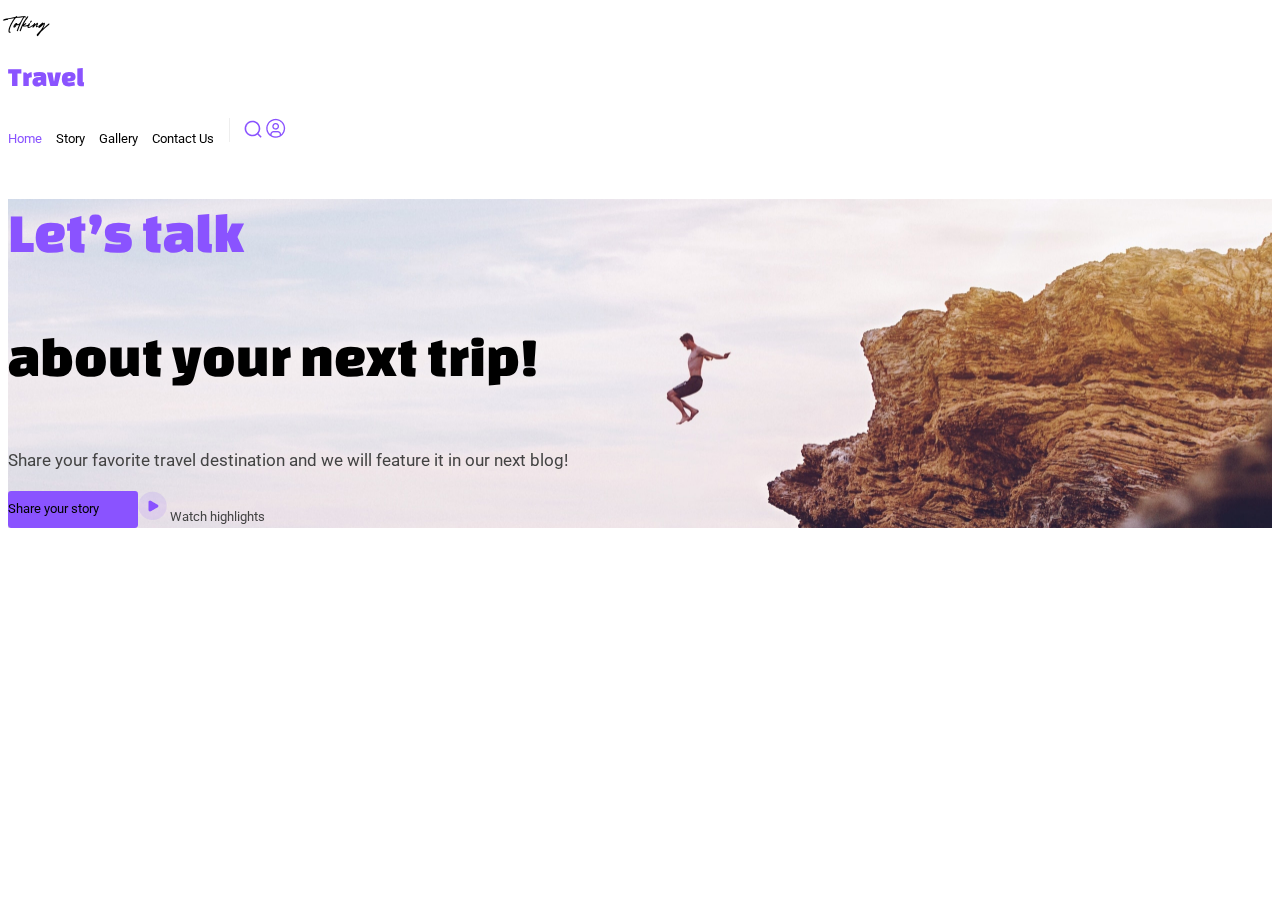
<file: myFiles/index.html>
<!doctype html>
<html lang="en">

<head>
  <meta charset="utf-8" />
  <title>forforfor</title>
  <link rel="stylesheet" href="style.css" />
</head>

<body>
  <header>
    <div class="headerElementsRow">
      <div class="headerLogo">
        <p class="talking">Tolking</p>
        <p class="travel">Travel</p>
      </div>
      <div class="menu">
        <div class="links">
          <p class="home">Home</p>
          <p>Story</p>
          <p>Gallery</p>
          <p>Contact Us</p>
        </div>
        <div class="line"></div>
        <div class="headerPic">
          <img src="images/Vector.png">
          <img src="images/Header Profile.png">
        </div>
      </div>
    </div>
  </header>
  <div class="hero">
    <div class="content">
      <div class="heroText">
          <p class="heroTitle1">Let’s talk </p>
          <p class="heroTitle2">about your next trip!</p>
          <p class="heroDisc">Share your favorite travel destination and we will feature it in our next blog!</p>
      </div>
      <div class="callToAct">
        <div class="rectangle">
          Share your story
        </div>
        <div class="watchHigh">
          <img src="images/Group 678.png">
          Watch highlights
        </div>
      </div>
    </div>
  </div>
</body>

</html>
</file>
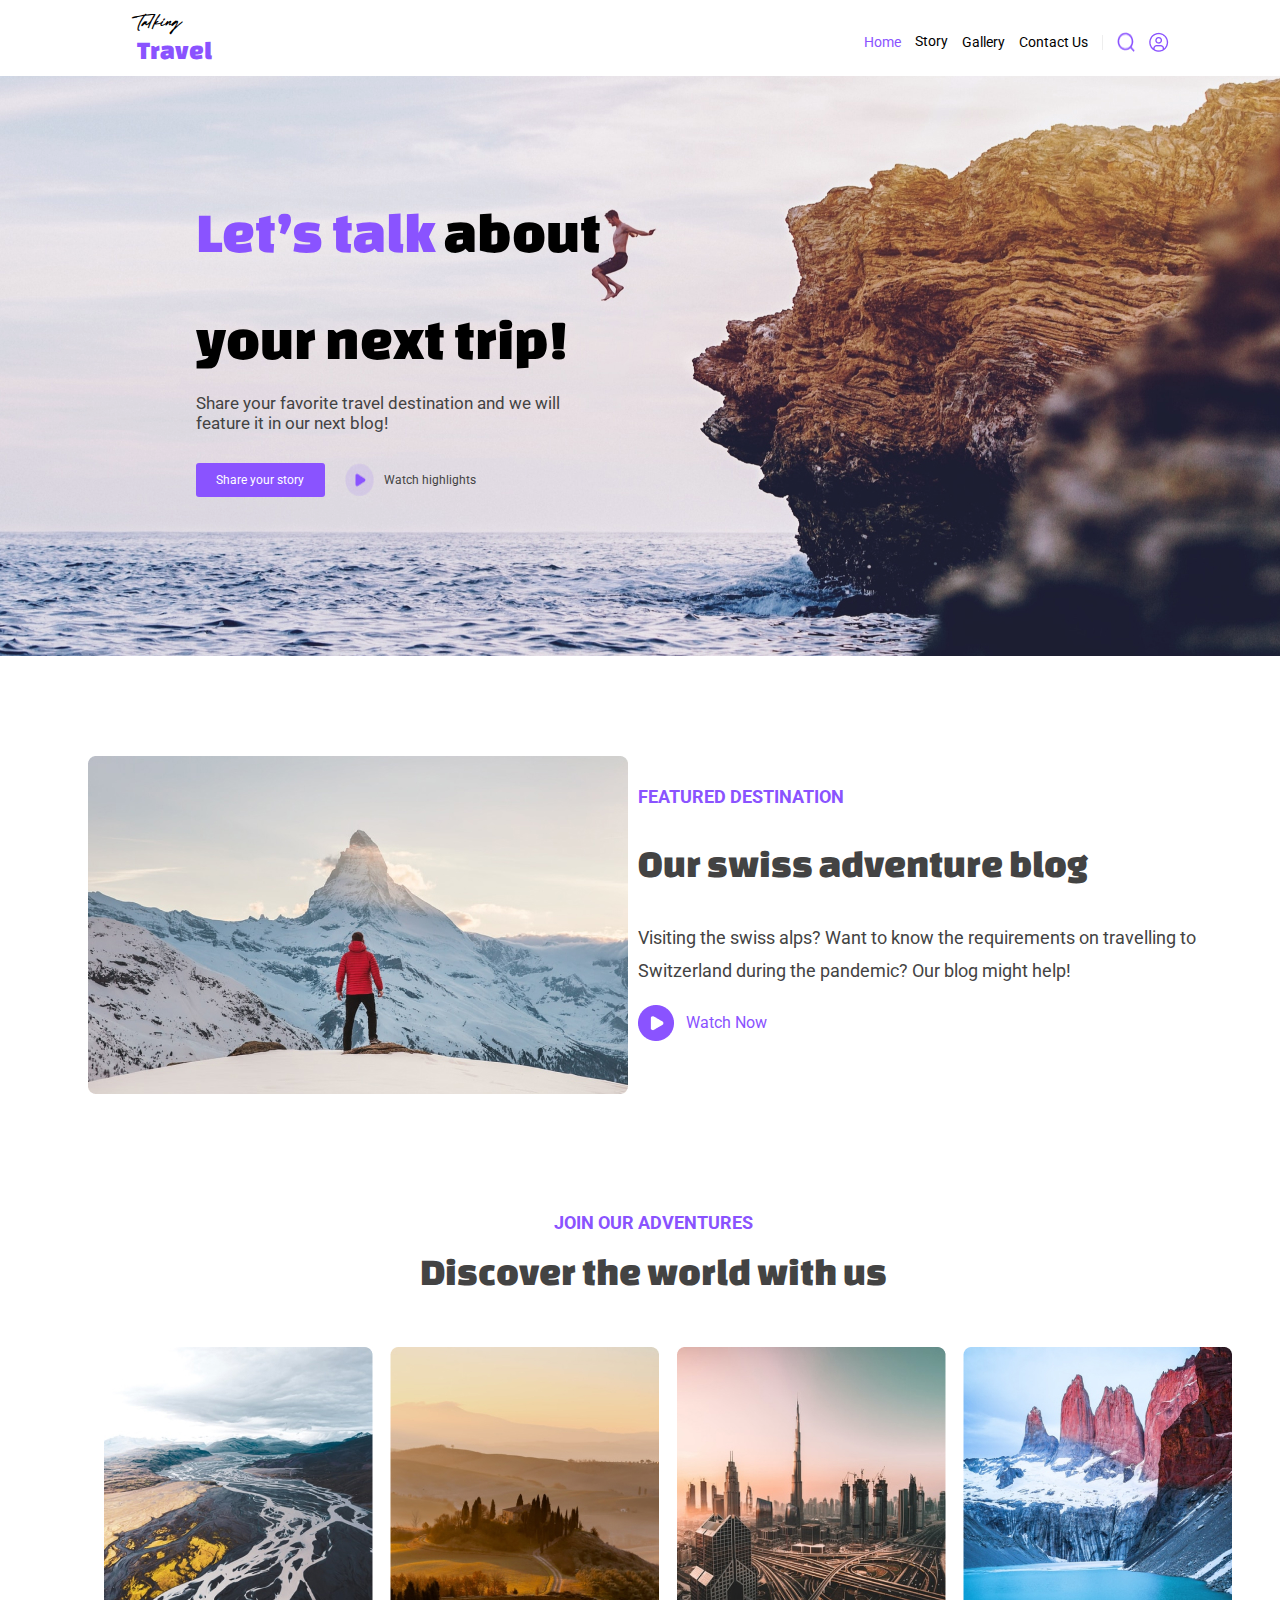
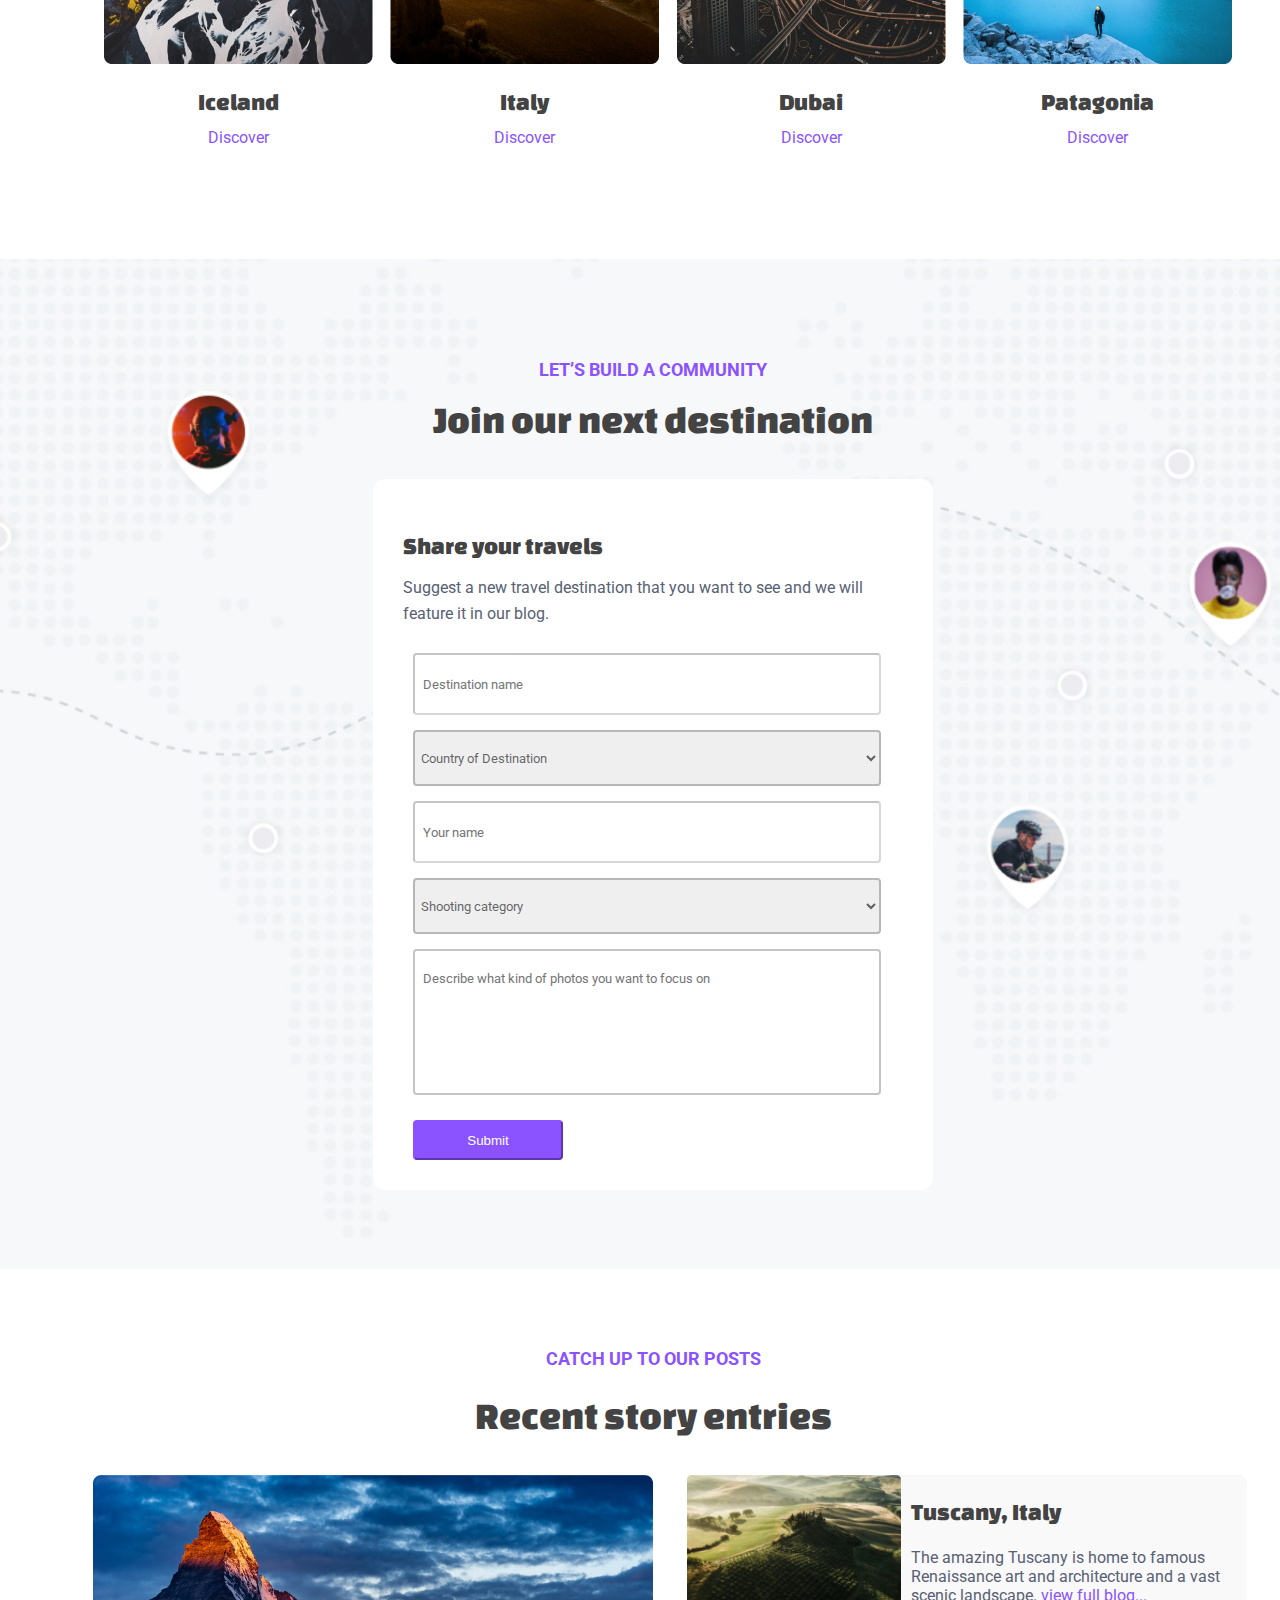
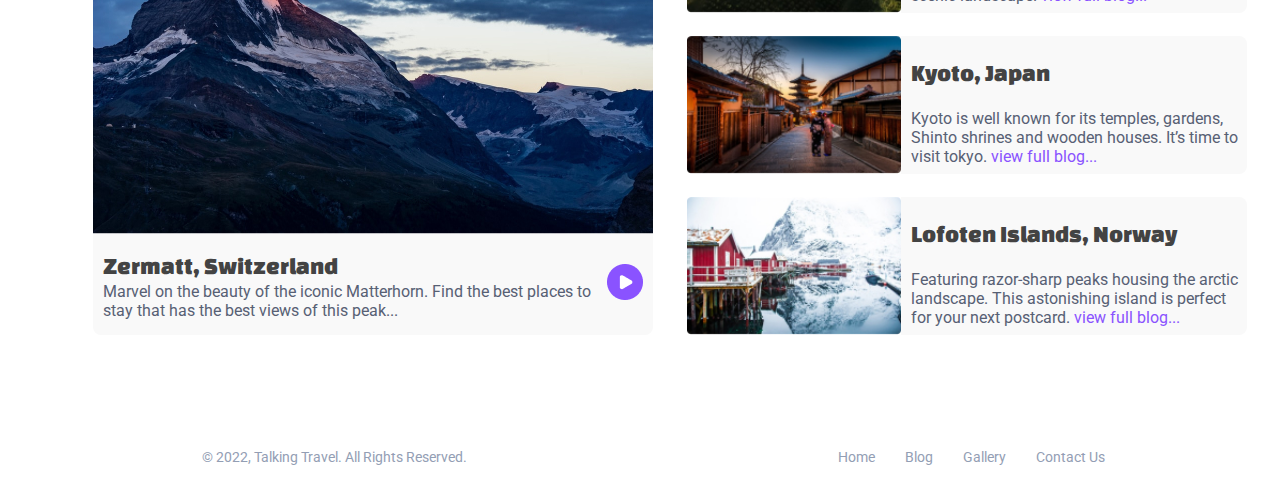
<file: project1/index.html>
<!doctype html>
<html lang="en">

<head>
  <meta charset="utf-8" />
  <title>forforfor</title>
  <link rel="stylesheet" href="style.css" />
</head>

<body>
  <header>
    <div class="header_logo">
      <p class="talking_text">Talking</p>
      <p class="travel_text">Travel</p>
    </div>
    <div class="menu">
      <div class="links">
        <p class="home_text">Home</p>
        <a href="indexStory.html">Story</a>
        <p>Gallery</p>
        <p>Contact Us</p>
      </div>
      <div class="line"></div>
      <div class="header_pic">
        <img src="assets/images/Vector.png">
        <img src="assets/images/Header Profile.png">
      </div>
    </div>
  </header>
  <div class="hero_section">
    <div class="hero_content">
      <div class="hero_title">
        <p class="hero_subtitle">Let’s talk</p>
        <p>about<p>
      </div>
      <p>your next trip!</p></p>
      <p class="hero_disc">Share your favorite travel destination and we will feature it in our next blog!</p>
      <div class="calling_section">
        <div class="rectangle">
          Share your story
        </div>
        <div class="watch_high">
          <img src="assets/images/Group 678.png">
          <p>Watch highlights</p>
        </div>
      </div>
    </div>
  </div>
  <div class="destination_section">
    <img src="assets/images/Featured Image.jpg">
    <div class="destination_text">
      <p class="featured_text">FEATURED DESTINATION</p>
      <p class="destination_title">Our swiss adventure blog</p>
      <p class="destination_desc">Visiting the swiss alps? Want to know the requirements on travelling to Switzerland during the pandemic? Our blog might help! </p>
      <div class="destination_watch">
        <img src="assets/images/Group 678 (1).png">
        <p>Watch Now</p>
      </div>
    </div>
  </div>
  <div class="discover_section">
    <p>JOIN OUR ADVENTURES</p>
    <p class="discover_title">Discover the world with us</p>
    <div class="discover_cards">
      <div class="discover_card">
        <img src="assets/images/Iceland card image.jpg">
        <p class="discover_upper_text">Iceland</p>
        <p class="discover_lower_text">Discover</p>
      </div>
      <div class="discover_card">
        <img src="assets/images/Italy card image.jpg">
        <p class="discover_upper_text">Italy</p>
        <p class="discover_lower_text">Discover</p>
      </div>
      <div class="discover_card">
        <img src="assets/images/Dubai card image.jpg">
        <p class="discover_upper_text">Dubai</p>
        <p class="discover_lower_text">Discover</p>
      </div>
      <div class="discover_card">
        <img src="assets/images/Patagonia Card Image.jpg">
        <p class="discover_upper_text">Patagonia</p>
        <p class="discover_lower_text">Discover</p>
      </div>
    </div>
  </div>
  <div class="share_section">
    <p class="share_build_text">LET’S BUILD A COMMUNITY</p>
    <p class="share_join_text">Join our next destination</p>
    <div class="form_back">
      <p class="share_text">Share your travels</p>
      <p>Suggest a new travel destination that you want to see and we will feature it in our blog.</p>
      <form class="share_form" action="">
        <input type="text" placeholder="Destination name" class="form_text" id="destination">
        <select class="select_text">
          <option class="option_text">Country of Destination</option>
          <option value="Iceland">Iceland</option>
          <option value="Italy">Italy</option>
          <option value="Dubai">Dubai</option>
          <option value="Patagonia">Patagonia</option>
        </select>
        <input type="text" placeholder="Your name" class="form_text" id="name">
        <select class="select_text">
          <option class="option_text">Shooting category</option>
          <option value="Iceland">Iceland</option>
          <option value="Italy">Italy</option>
          <option value="Dubai">Dubai</option>
          <option value="Patagonia">Patagonia</option>
        </select>
        <textarea class="big_form_text" id="describe" placeholder="  Describe what kind of photos you want to focus on"></textarea>
      </form>
      <button class="submit_button">
        Submit
      </button>
    </div>
  </div>
  <div class="recent_section">
    <p>CATCH UP TO OUR POSTS</p>
    <p class="recent_text">Recent story entries</p>
    <div class="stories">
      <div class="big_story">
        <img src="assets/images/Big Story Image.jpg">
        <div class="big_story_comment">
          <div class="big_story_text">
            <p>Zermatt, Switzerland</p>
            <p class="big_story_marvel">Marvel on the beauty of the iconic Matterhorn. Find the best places to stay that has the best views of this peak...</p>
          </div>
          <img src="assets/images/Group 678 (1).png">
        </div>
      </div>
      <div></div>
      <div class="short_stories">
        <div class="short_story">
          <img src="assets/images/Story Image.jpg">
          <div class="short_story_text">
            <p class="short_story_head">Tuscany, Italy</p>
            <p>The amazing Tuscany is home to famous Renaissance art and architecture and a vast scenic landscape. <span class="short_story_link">view full blog...</span></p>
          </div>
        </div>
        <div></div>
        <div class="short_story">
          <img src="assets/images/Story Image (1).jpg">
          <div class="short_story_text">
            <p class="short_story_head">Kyoto, Japan</p>
            <p>Kyoto is well known for its temples, gardens, Shinto shrines and wooden houses. It’s time to visit tokyo. <span class="short_story_link">view full blog...</span></p>
          </div>
        </div>
        <div></div>
        <div class="short_story">
          <img src="assets/images/Story Image (2).jpg">
          <div class="short_story_text">
            <p class="short_story_head">Lofoten Islands, Norway</p>
            <p>Featuring razor-sharp peaks housing the arctic landscape. This astonishing island is perfect for your next postcard.  <span class="short_story_link">view full blog...</span></p>
          </div>
        </div>
      </div>
    </div>
  </div>
  <footer>
    <p>© 2022, Talking Travel. All Rights Reserved.</p>
    <div class="footer_link">
      <p>Home</p>
      <p>Blog</p>
      <p>Gallery</p>
      <p>Contact Us</p>
    </div>
  </footer>
</body>
</html>
</file>
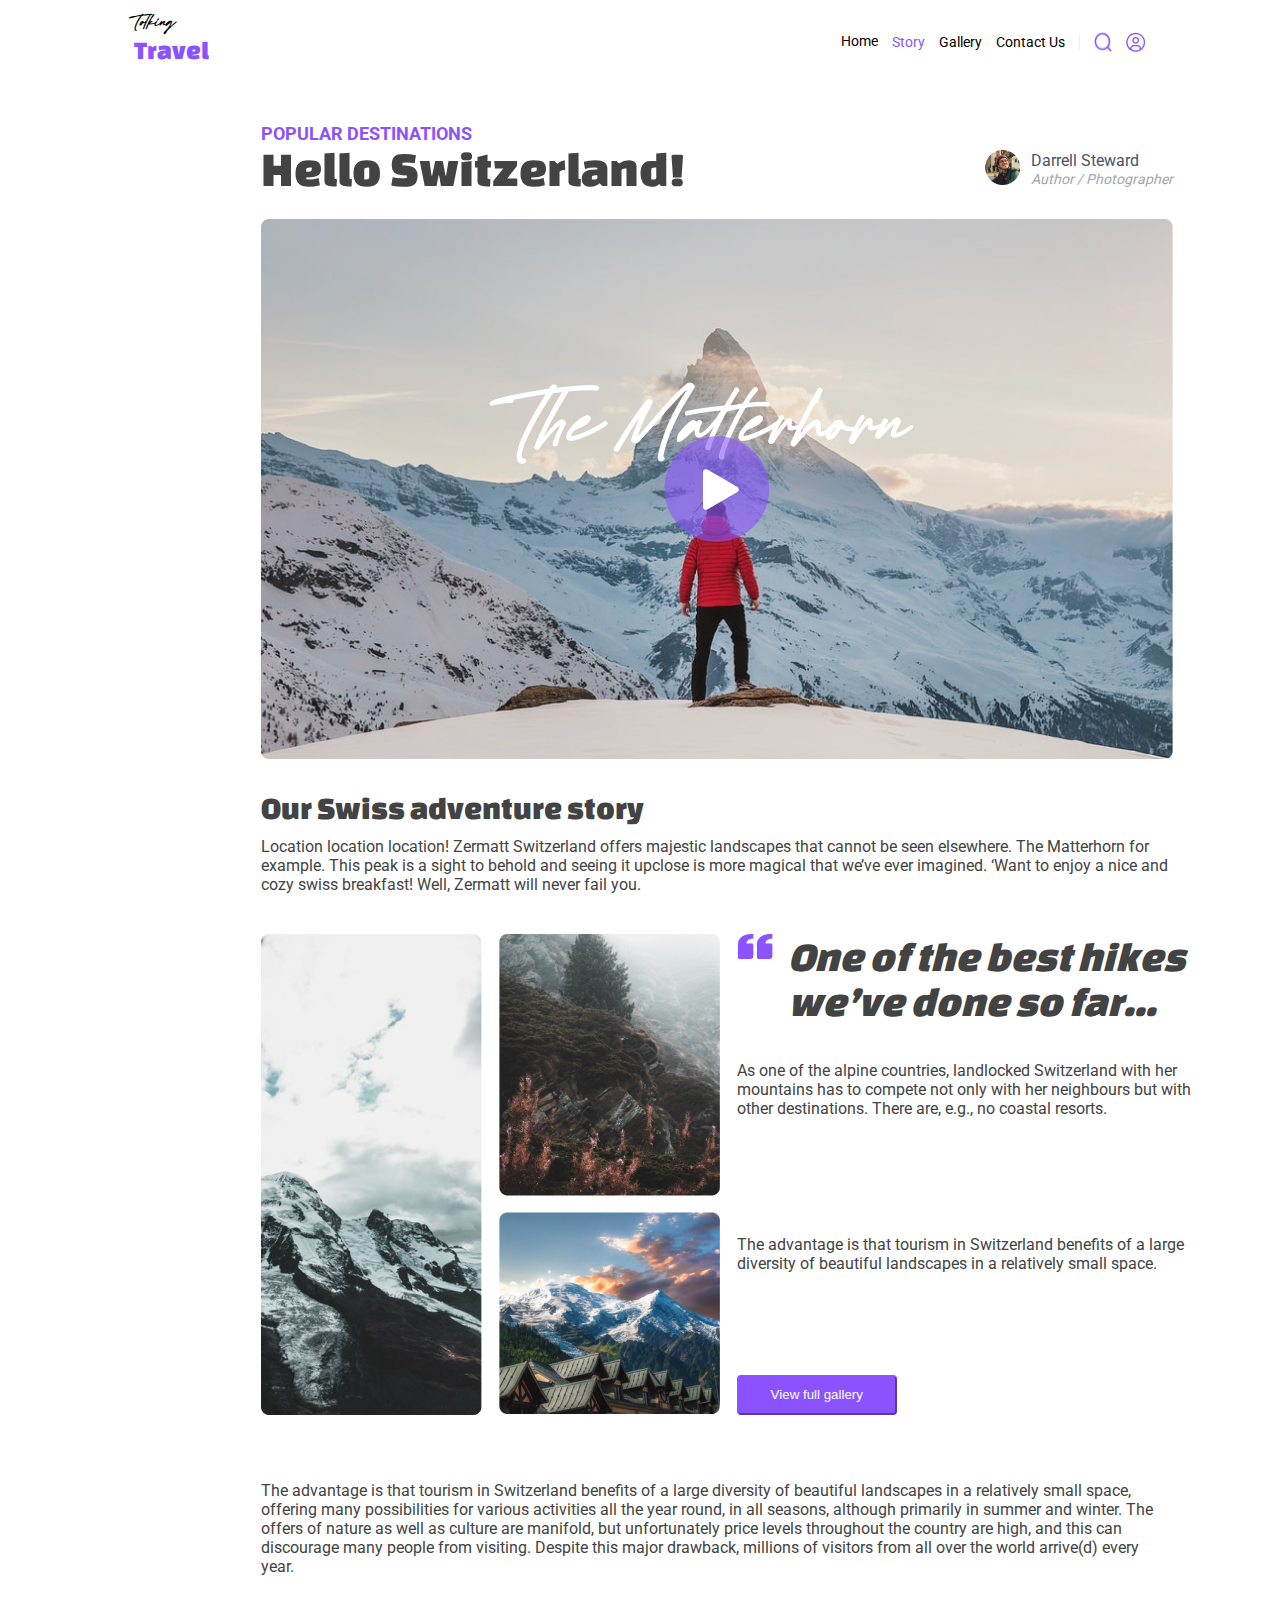
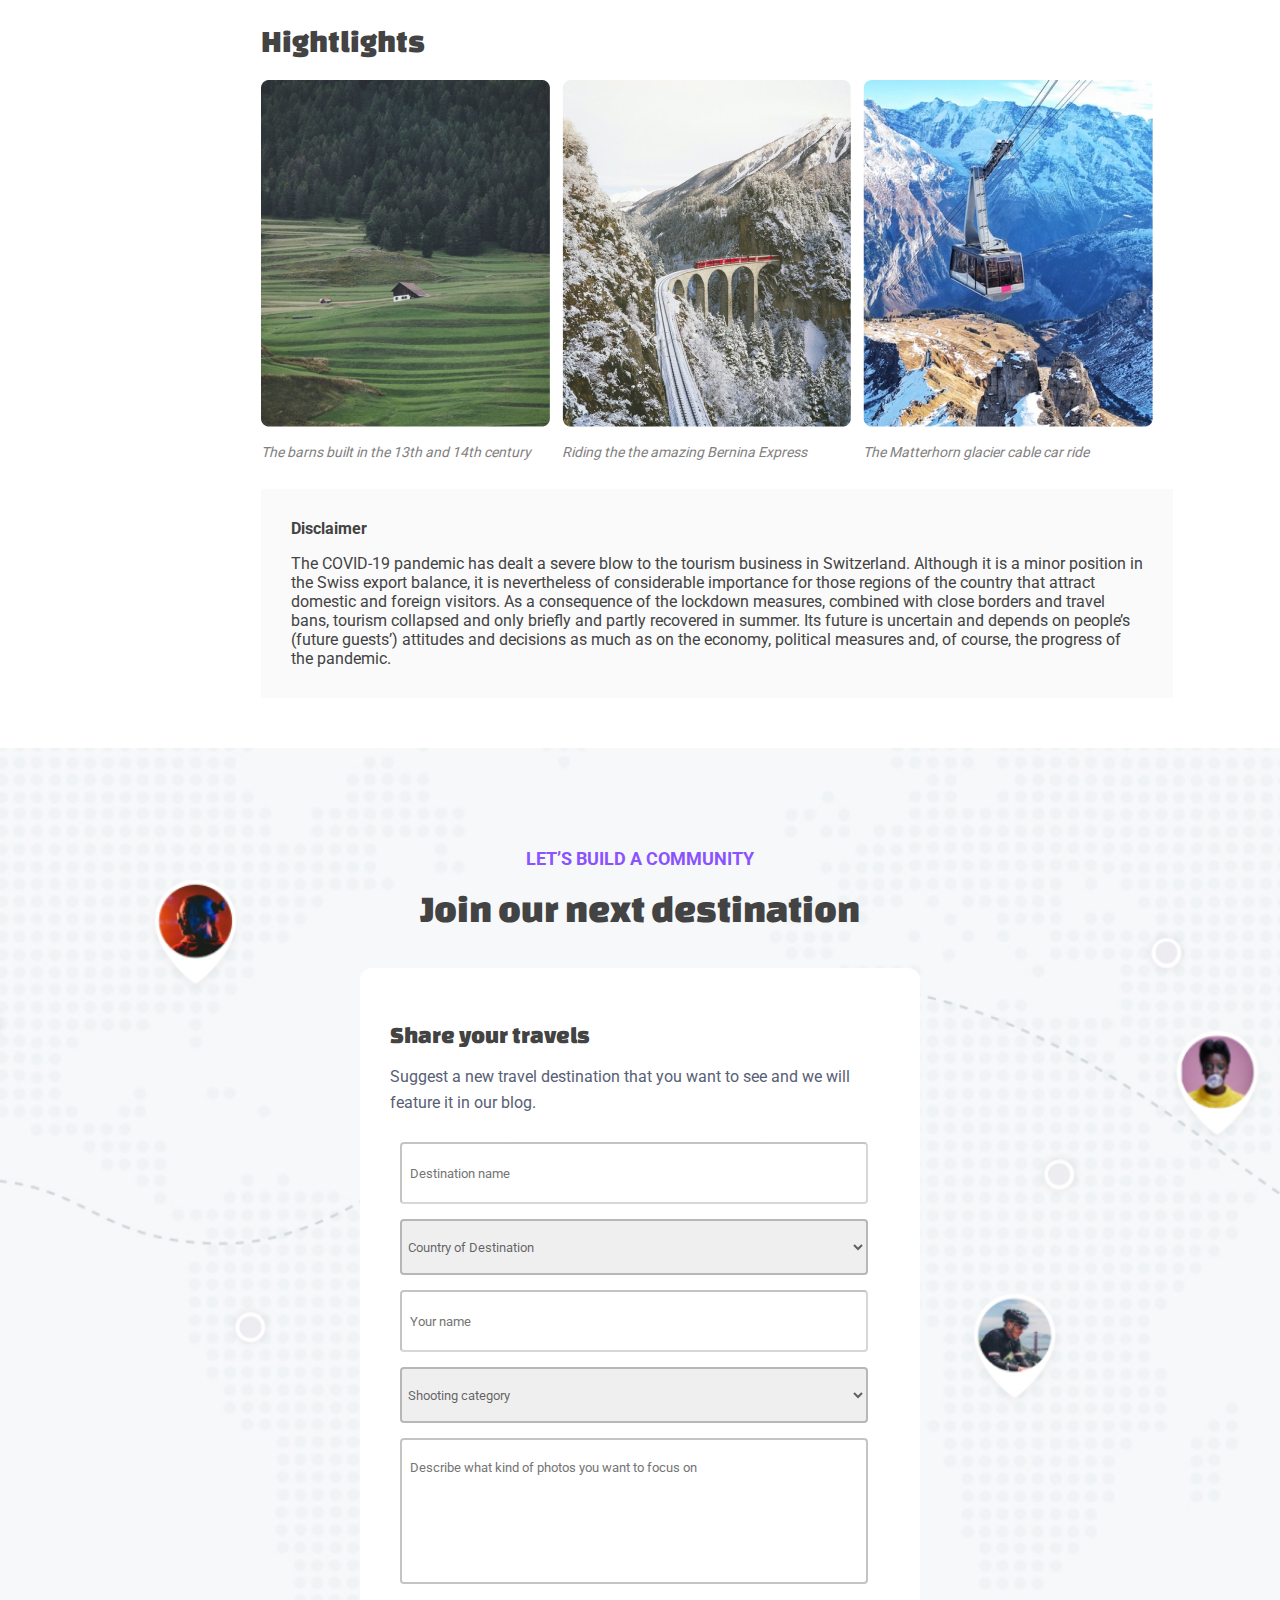
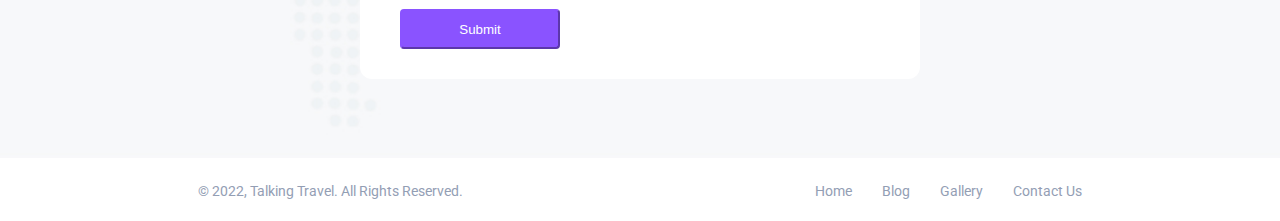
<file: project1/indexStory.html>
<!doctype html>
<html lang="en">

<head>
  <meta charset="utf-8" />
  <title>forforforStory</title>
  <link rel="stylesheet" href="styleStrory.css" />
</head>

<body>
  <header>
    <div class="header_logo">
      <p class="talking_text">Tolking</p>
      <p class="travel_text">Travel</p>
    </div>
    <div class="menu">
      <div class="links">
        <a href="index.html">Home</a>
        <p class="story_text">Story</p>
        <p>Gallery</p>
        <p>Contact Us</p>
      </div>
      <div class="line"></div>
      <div class="header_pic">
        <img src="assets/images/Vector.png">
        <img src="assets/images/Header Profile.png">
      </div>
    </div>
  </header>
  <div class="article_section">
    <div class="article_hero_section">
      <div class="article_hero_header">
        <div class="article_hero_title">
          <p>POPULAR DESTINATIONS</p>
          <p class="article_hello_text">Hello Switzerland!</p>
        </div>
        <div class="article_hero_author">
          <img src="assets/images/Avatar.png">
          <div class="article_author_text">
            <p>Darrell Steward</p>
            <p class="author_photogr_text">Author / Photographer</p>
          </div>
        </div>
      </div>
      <div class="article_hero_video">
        <img src="assets/images/Article Hero Video.jpg">
      </div>
    </div>
    <div class="article_paragraph_section">
      <p>Our Swiss adventure story</p>
      <p class="article_paragraph_text">Location location location! Zermatt Switzerland offers majestic landscapes that cannot be seen elsewhere. The Matterhorn for example. This peak is a sight to behold and seeing it upclose is more magical that we’ve ever imagined. ‘Want to enjoy a nice and cozy swiss breakfast! Well, Zermatt will never fail you.</p>
    </div>
    <div class="article_callout_section">
      <div class="callout_images">
        <img src="assets/images/Callout Swiss Winter Image.jpg">
        <div class="callout_small_images">
          <img src="assets/images/Callout Switzerland Mountains Pop-up.jpg">
          <img src="assets/images/Callout Switzerland sunset image.jpg">
        </div>
      </div>
      <div class="callout_text">
        <div class="callout_head">
          <img src="assets/images/Marks.png">
          <p class="callout_head_text">One of the best hikes we’ve done so far...</p>
        </div>
        <p>As one of the alpine countries, landlocked Switzerland with her mountains has to compete not only with her neighbours but with other destinations. There are, e.g., no coastal resorts.</p>
        <p>The advantage is that tourism in Switzerland benefits of a large diversity of beautiful landscapes in a relatively small space.</p>
        <button class="view_button">
            View full gallery
        </button>
      </div>
    </div>
    <p class="article_text_section">The advantage is that tourism in Switzerland benefits of a large diversity of beautiful landscapes in a relatively small space, offering many possibilities for various activities all the year round, in all seasons, although primarily in summer and winter. The offers of nature as well as culture are manifold, but unfortunately price levels throughout the country are high, and this can discourage many people from visiting. Despite this major drawback, millions of visitors from all over the world arrive(d) every year.</p>
    <div class="article_highlights_section">
      <p>Hightlights</p>
      <div class="highlights_cards">
        <div class="highlights_one_card">
          <img src="assets/images/Highlight Image.jpg">
          <p>The barns built in the 13th and 14th century</p>
        </div>
        <div class="highlights_one_card">
          <img src="assets/images/Highlight Image (1).jpg">
          <p>Riding the the amazing Bernina Express</p>
        </div>
        <div class="highlights_one_card">
          <img src="assets/images/Highlight Image (2).jpg">
          <p>The Matterhorn glacier cable car ride</p>
        </div>
      </div>
    </div>
    <div class="article_disclaimer_section">
      <div class="disclaimer_text">
        <p class="disclaimer_head">Disclaimer</p>
        <p>The COVID-19 pandemic has dealt a severe blow to the tourism business in Switzerland. Although it is a minor position in the Swiss export balance, it is nevertheless of considerable importance for those regions of the country that attract domestic and foreign visitors. As a consequence of the lockdown measures, combined with close borders and travel bans, tourism collapsed and only briefly and partly recovered in summer. Its future is uncertain and depends on people’s (future guests’) attitudes and decisions as much as on the economy, political measures and, of course, the progress of the pandemic.</p>
      </div>
    </div>
  </div>
  <div class="share_section">
    <p class="share_build_text">LET’S BUILD A COMMUNITY</p>
    <p class="share_join_text">Join our next destination</p>
    <div class="form_back">
      <p class="share_text">Share your travels</p>
      <p>Suggest a new travel destination that you want to see and we will feature it in our blog.</p>
      <form class="share_form" action="">
        <input type="text" placeholder="Destination name" class="form_text" id="destination">
        <select class="select_text">
          <option class="option_text">Country of Destination</option>
          <option value="Iceland">Iceland</option>
          <option value="Italy">Italy</option>
          <option value="Dubai">Dubai</option>
          <option value="Patagonia">Patagonia</option>
        </select>
        <input type="text" placeholder="Your name" class="form_text" id="name">
        <select class="select_text">
          <option class="option_text">Shooting category</option>
          <option value="Iceland">Iceland</option>
          <option value="Italy">Italy</option>
          <option value="Dubai">Dubai</option>
          <option value="Patagonia">Patagonia</option>
        </select>
        <textarea class="big_form_text" id="describe" placeholder="  Describe what kind of photos you want to focus on"></textarea>
      </form>
      <button class="submit_button">
        Submit
      </button>
    </div>
  </div>
  <footer>
    <p>© 2022, Talking Travel. All Rights Reserved.</p>
    <div class="footer_link">
      <p>Home</p>
      <p>Blog</p>
      <p>Gallery</p>
      <p>Contact Us</p>
    </div>
  </footer>
</body>
</file>
<file: myFiles/style.css>
@font-face {
    font-family: "Signature";
    src: url(Fonts/BlackSignaturePersonalUseOnlyRegular.otf);
}
@font-face {
    font-family: "Changa";
    src: url(Fonts/ChangaOne-Regular.ttf);
}
@font-face {
    font-family: "Roboto";
    src: url(Fonts/Roboto.ttf);
}
body {
    
}
header {
    padding: 1.57px, 93.42px, 1.57px, 93.42px;
    gap: 7.85px;
}
.headerElementsRow {
    justify-content: space-between;
}
.headerLogo {
    
}
.talking {
    font-family: Signature;
    font-size: 15.7px;
}
.travel {
    font-family: Changa;
    color: #8A53FF;
    font-size: 26.69px;
}
.menu {
    display: flex;
    font-family: Roboto;
    height: hug(18.84px);
    gap: 14.13px;
    border: 1.57px;
}
.links {
    height: 14.92px;
    display: flex;
    font-size: 12.56px;
    gap: 14.13px;
}
.home {
    color: #8A53FF;
}
.line {
    border-left: thick solid #EEEEEE;
    border-left-width: 0.1cap;
}
.headerPic {
    size: 15.7px;
}




.hero {
    background-image: url("images/heroBack.jpg");
    mix-blend-mode: multiply;
}
.content {
    gap: 26.69px;
    padding: 31.4px, 94.21px, 31.4px, 109.91px;
    width: Fixed (600.58px);
    height: Fixed (455.34px);
}
.heroText {
    gap: 9.42px;
    width: Fill (396.46px);
    height: Hug (198.42px);
}
.heroTitle1 {
    font-family: Changa;
    font-size: 57.31px;
    line-height: 65.95px;
    letter-spacing: -1%;
    color: #8A53FF
}
.heroTitle2 {
    font-family: Changa;
    font-size: 57.31px;
    line-height: 65.95px;
    letter-spacing: -1%;
}
.heroDisc {
    font-family: Roboto;
    font-size: 17.27px;
    line-height: 28.26px;
    color: #434343;
}
.callToAct {
    display: flex;
    
}
.rectangle {
    font-family: Roboto;
    font-size: 12.56px;
    line-height: 14.72px;
    align-content: center;
    background-color: #8A53FF;
    width: 129.67px;
    height: 36.11px;
    border-radius: 3.14px;
}
.watchHigh {
    font-family: Roboto;
    color:#434343;
    font-size: 12.56px;
}
/* .container {
    flex-direction: column;
    display: flex;
    justify-content: center;
    align-items: center;
    position: relative;
    float:left
} */
</file>
<file: project1/style.css>
@font-face {
    font-family: "Signature";
    src: url(assets/fonts/BlackSignaturePersonalUseOnlyRegular.otf);
}
@font-face {
    font-family: "Changa";
    src: url(assets/fonts/ChangaOne-Regular.ttf);
}
@font-face {
    font-family: "Roboto";
    src: url(assets/fonts/Roboto.ttf);
}
body {
    display: grid;
}
header {
    display: flex;
    justify-content: space-between;
    margin-left: 10%;
    margin-right: 10%;
}
.header_logo {
    flex-direction: column;
    line-height: 0%;
}
.talking_text {
    font-family: Signature;
    font-size: 16px;
}
.travel_text {
    font-family: Changa;
    color: #8A53FF;
    font-size: 26px;
}
.menu {
    display: flex;
    font-family: Roboto;
    gap: 14px;
    align-items: center;
}
.links {
    display: flex;
    font-size: 14px;
    gap: 14px;
}
.line {
    border-left: thick solid #EEEEEE;
    border-left-width: 0.1cap;
    height: 15px;
}
.header_pic {
    display: flex;
    size: 16px;
    gap: 14px;
}
.home_text {
    color: #8A53FF;
}
a {
    text-decoration: none;
    color: black;
    margin-top: 13px;
}




.hero_section {
    background-image: url("assets/images/heroBack.jpg");
    margin-left: -8px;
    margin-right: -8px;
    background-repeat: no-repeat;
    background-position: center;
    background-blend-mode: multiply;
    background-color: #F7F8F9;
    background-size: cover;
}
.hero_content{
    margin-left: 15%;
    display: flex;
    flex-direction: column;
    font-family: Changa;
    font-size: 58px;
    width: 420px;
    height: 580px;
}
.hero_title {
    margin-top: 16%;
    display: flex;
    gap: 8px;
    margin-bottom: -70px;
}
.hero_subtitle {
    color: #8A53FF;
}

.hero_disc {
    font-family: Roboto;
    font-size: 17px;
    color: #434343;
    margin-top: -150px;
    margin-bottom: 30px;
}
.calling_section {
    display: flex; 
    gap: 20px;
}
.rectangle {
    font-family: Roboto;
    font-size: 12px;
    display: flex;
    justify-content: center;
    align-items: center;
    background-color: #8A53FF;
    width: 129px;
    border-radius: 3px;
    color:#FFFFFF;
}
.watch_high {
    display: flex;
    font-family: Roboto;
    color:#434343;
    font-size: 12px;
    gap: 10px;
    line-height: 10px;
}




.destination_section {
    margin-top: 100px;
    margin-bottom: 100px;
    display: flex;
    justify-content: space-around;
    font-family: Roboto;
    color: #8A53FF;
    font-size: 18px;
    font-weight: 400;
    margin-left: 80px;
    margin-right: 80px;
    line-height: 36px;
    gap: 10px;
}
.destination_text {
    width: 580px;
    margin-top: 12px;
}
.featured_text {
    font-weight: 700;
    line-height: 21px;
}
.destination_title {
    font-family: Changa;
    font-size: 39px;
    color: #434343;
}
.destination_desc {
    color: #434343;
    line-height: 33px;
}
.destination_watch {
    font-size: 16px;
    display: flex;
    gap: 12px;
    height: 36px;
    align-items: center;
}




.discover_section {
    display: flex;
    flex-direction: column;
    align-items: center;
    color: #8A53FF;
    font-family: Roboto;
    font-weight: 700;
    font-size: 18px;
    margin-bottom: 80px;
}
.discover_title {
    color: #434343;
    font-size: 39px;
    font-family: Changa;
    margin-top: 0px;
    font-weight: 400;
}
.discover_cards {
    display: grid;
    grid-template-columns: 25% 25% 25% 25%;
    padding: 16px;
    gap: 10px;
}
.discover_card {
    display: flex;
    flex-direction: column;
    align-items: center;
}
.discover_upper_text {
    font-family: Changa;
    color: #434343;
    font-size: 24px;
    font-weight: 400;
}
.discover_lower_text {
    margin-top: -10px;
    font-weight: 400;
    font-size: 16px;
}




.share_section {
    background-image: url(assets/images/Share\ your\ travels\ section\ background\ image.jpg);
    display: flex;
    flex-direction: column;
    align-items: center;
    margin-left: -8px;
    margin-right: -8px;
    background-repeat: no-repeat;
    background-position: center;
    background-size: cover;
}
.share_build_text {
    margin-top: 100px;
    margin-bottom: -20px;
    color:#8A53FF;
    font-weight: 700;
    font-size: 18px;
    font-family: Roboto;
}
.share_join_text {
    color: #434343;
    font-size: 39px;
    font-family: Changa;
}
.form_back {
    background-color: #FFFFFF;
    width: 500px;
    display: flex;
    flex-direction: column;
    align-items: start;
    color: #576074;
    font-family: Roboto;
    font-size: 18;
    border-radius: 12px;
    padding: 30px;
    line-height: 26px;
    margin-bottom: 80px;
}
.share_text {
    font-size: 24px;
    color: #434343;
    font-family: Changa;
    margin-bottom: 0;
}
.share_form {
    display: flex;
    flex-direction: column;
    margin: 10px;
    
}
.form_text {
    border-radius: 4px;
    border-width: 2px;
    border-color: #0000003B;
    color: #00000099;
    height: 56px;
    margin-bottom: 15px;
    padding-left: 8px;
    font-family: Roboto;
}
.select_text {
    border-radius: 4px;
    border-width: 2px;
    border-color: #0000003B;
    color: #00000099;
    height: 56px;
    margin-bottom: 15px;
    padding-left: 2px;
    font-family: Roboto;
}
.big_form_text {
    padding-top: 20px;
    border-radius: 4px;
    border-color: #0000003B;
    color: #00000099;
    border-width: 2px;
    height: 120px;
    width: 460px;
    margin-bottom: 15px;
    display: flex;    
    font-family: Roboto;
    resize: none;
}
.submit_button {
    margin-left: 10px;
    background-color: #8A53FF;
    height: 40px;
    width: 30%;
    border-radius: 4px;
    color: #FFFFFF;
    border-color: #8A53FF;
}    




.recent_section {
    display: flex;
    flex-direction: column;
    align-items: center;
    color: #8A53FF;
    font-family: Roboto;
    font-size: 18px;
    font-weight: 700;
    margin-top: 60px; 
    margin-left: 15%;
    margin-right: 15%;
    margin-bottom: 100px;
}
.recent_text {
    margin-top: 8px;
    font-family: Changa;
    font-weight: 400;
    font-size: 39px;
    color: #434343;
}
.stories {
    display: grid;
    grid-template-columns: 47% 6% 47%;
}
.big_story {
    width: 560px;
    height: 460px;
    background-color: #F9F9F9;
    border-radius: 8px;
}
.big_story_comment {
    margin-top: 10px;
    padding: 10px;
    display: flex;
    height: 48px;
    align-items: center;
}
.big_story_text {
    color: #434343;
    font-weight: 400;
    font-family: Changa;
    font-size: 24px;
}
.big_story_marvel {
    margin-top: -20px;
    color: #576074;
    font-size: 16px;
    font-family: Roboto;
}
.short_stories {
    width: 560px;
    height: 460px;
    display: grid;
    grid-template-rows: 30% 5% 30% 5% 30%;
}
.short_story {
    display: flex;
    border-radius: 8px;
    background-color: #F9F9F9;
    font-family: Roboto;
    color: #576074;
    font-size: 16px;
    font-weight: 400;
}
.short_story_text {
    padding-left: 10px;
}
.short_story_head {
    font-family: Changa;
    font-size: 24px;
    color:#434343;
}
.short_story_link {
    color: #8A53FF;
}




footer {
    margin-left: 15%;
    margin-right: 15%;
    display: flex;
    justify-content: space-between;
    color: #939EB4;
    font-size: 14px;
    font-family: Roboto;
}
.footer_link {
    display: flex;
    gap: 30px;
}
</file>
<file: project1/styleStrory.css>
@font-face {
    font-family: "Signature";
    src: url(assets/fonts/BlackSignaturePersonalUseOnlyRegular.otf);
}
@font-face {
    font-family: "Changa";
    src: url(assets/fonts/ChangaOne-Regular.ttf);
}
@font-face {
    font-family: "Roboto";
    src: url(assets/fonts/Roboto.ttf);
}
body {
    display: grid;
}
header {
    display: flex;
    justify-content: space-between;
    margin-left: 10%;
    margin-right: 10%;
}
.header_logo {
    flex-direction: column;
    line-height: 0%;
}
.talking_text {
    font-family: Signature;
    font-size: 16px;
}
.travel_text {
    font-family: Changa;
    color: #8A53FF;
    font-size: 26px;
}
.menu {
    display: flex;
    font-family: Roboto;
    gap: 14px;
    align-items: center;
}
.links {
    display: flex;
    font-size: 14px;
    gap: 14px;
}
.line {
    border-left: thick solid #EEEEEE;
    border-left-width: 0.1cap;
    height: 15px;
}
.header_pic {
    display: flex;
    size: 16px;
    gap: 14px;
}
.story_text {
    color: #8A53FF;
}
a {
    text-decoration: none;
    color: black;
    margin-top: 13px;
}




.article_section {
    margin-top: 40px;
    display: grid;
    margin-left: 20%;
    margin-right: 20%;
} 
.article_hero_section {
    display: flex;
    align-items: center;
    flex-direction: column;
}
.article_hero_header {
    width: 100%;
    display: flex;
    align-items: center;
    justify-content: space-between;
}
.article_hero_title {
    color: #8A53FF;
    font-weight: 700;
    font-family: Roboto;
    font-size: 18px;
    line-height: 0%;
}
.article_hello_text {
    color: #434343;
    font-family: Changa;
    font-weight: 400;
    font-size: 50px;
    margin-top: 35px;
}
.article_hero_author {
    display: flex;
    height: 35px;
    align-items: center;
}
.article_author_text {
    margin-left: 10px;;
    font-family: Roboto;
    font-size: 16px;
    color: #495367;
}
.author_photogr_text {
    font-size: 14px;
    color: #A2A7B1;
    font-style: italic;
    margin-top: -15px;
}
.article_hero_video {
    display: flex;
    justify-content: center;
    height: auto;
}
.article_paragraph_section {
    font-family: Changa;
    font-size: 32px;
    color: #434343;
}
.article_paragraph_text {
    margin-top: -20px;
    font-family: Roboto;
    font-size: 16px;
    margin-bottom: 40px;;
}
.article_callout_section {
    display: grid;
    grid-template-columns: 50% 50%;
    gap: 20px;    
    margin-bottom: 50px;
}
.callout_images {
    display: grid;
    grid-template-columns: 50% 50%;
    gap: 10px;
}
.callout_small_images {
    display: grid;
    gap: 16px;
}
.callout_text {
    color: #434343;
    font-family: Roboto;
    display: flex;
    flex-direction: column;
    justify-content: space-between;
}
.callout_head {
    display: flex;
    height: 25px;
}
.callout_head_text {
    margin-left: 15px;
    margin-top: 0px;
    font-family: Changa;
    font-style: italic;
    font-size: 42px;
}
.view_button {
    background-color: #8A53FF;
    height: 40px;
    width: 160px;
    border-radius: 4px;
    color: #FFFFFF;
    border-color: #8A53FF;
}  
.article_text_section {
    font-family: Roboto;
    color: #434343;
}
.article_highlights_section {
    color: #434343;
    font-size: 32px;
    font-family: Changa;
}
.highlights_cards {
    margin-top: -10px;
    display: grid;
    grid-template-columns: 33% 33% 33%;
}
.highlights_one_card {
    font-size: 14px;
    font-family: Roboto;
    font-style: italic;
    color: #828181;
}
.article_disclaimer_section {
    margin-top: 15px;
    background-color: #FAFAFA;
}
.disclaimer_text {
    margin: 30px;
    font-family: Roboto;
    font-size: 16px;
    color: #434343;
}
.disclaimer_head {
    font-weight: 700;
}




.share_section {
    background-image: url(assets/images/Share\ your\ travels\ section\ background\ image.jpg);
    display: flex;
    flex-direction: column;
    align-items: center;
    margin-left: -8px;
    margin-right: -8px;
    background-repeat: no-repeat;
    background-position: center;
    background-size: cover;
    margin-top: 50px;
    margin-bottom: 10px;
}
.share_build_text {
    margin-top: 100px;
    margin-bottom: -20px;
    color:#8A53FF;
    font-weight: 700;
    font-size: 18px;
    font-family: Roboto;
}
.share_join_text {
    color: #434343;
    font-size: 39px;
    font-family: Changa;
}
.form_back {
    background-color: #FFFFFF;
    width: 500px;
    display: flex;
    flex-direction: column;
    align-items: start;
    color: #576074;
    font-family: Roboto;
    font-size: 18;
    border-radius: 12px;
    padding: 30px;
    line-height: 26px;
    margin-bottom: 80px;
}
.share_text {
    font-size: 24px;
    color: #434343;
    font-family: Changa;
    margin-bottom: 0;
}
.share_form {
    display: flex;
    flex-direction: column;
    margin: 10px;
    
}
.form_text {
    border-radius: 4px;
    border-width: 2px;
    border-color: #0000003B;
    color: #00000099;
    height: 56px;
    margin-bottom: 15px;
    padding-left: 8px;
    font-family: Roboto;
}
.select_text {
    border-radius: 4px;
    border-width: 2px;
    border-color: #0000003B;
    color: #00000099;
    height: 56px;
    margin-bottom: 15px;
    padding-left: 2px;
    font-family: Roboto;
}
.big_form_text {
    padding-top: 20px;
    border-radius: 4px;
    border-color: #0000003B;
    color: #00000099;
    border-width: 2px;
    height: 120px;
    width: 460px;
    margin-bottom: 15px;
    display: flex;    
    font-family: Roboto;
    resize: none;
}
.submit_button {
    margin-left: 10px;
    background-color: #8A53FF;
    height: 40px;
    width: 160px;
    border-radius: 4px;
    color: #FFFFFF;
    border-color: #8A53FF;
}  




footer {
    margin-left: 15%;
    margin-right: 15%;
    display: flex;
    justify-content: space-between;
    color: #939EB4;
    font-size: 14px;
    font-family: Roboto;
}
.footer_link {
    display: flex;
    gap: 30px;
}
</file>
